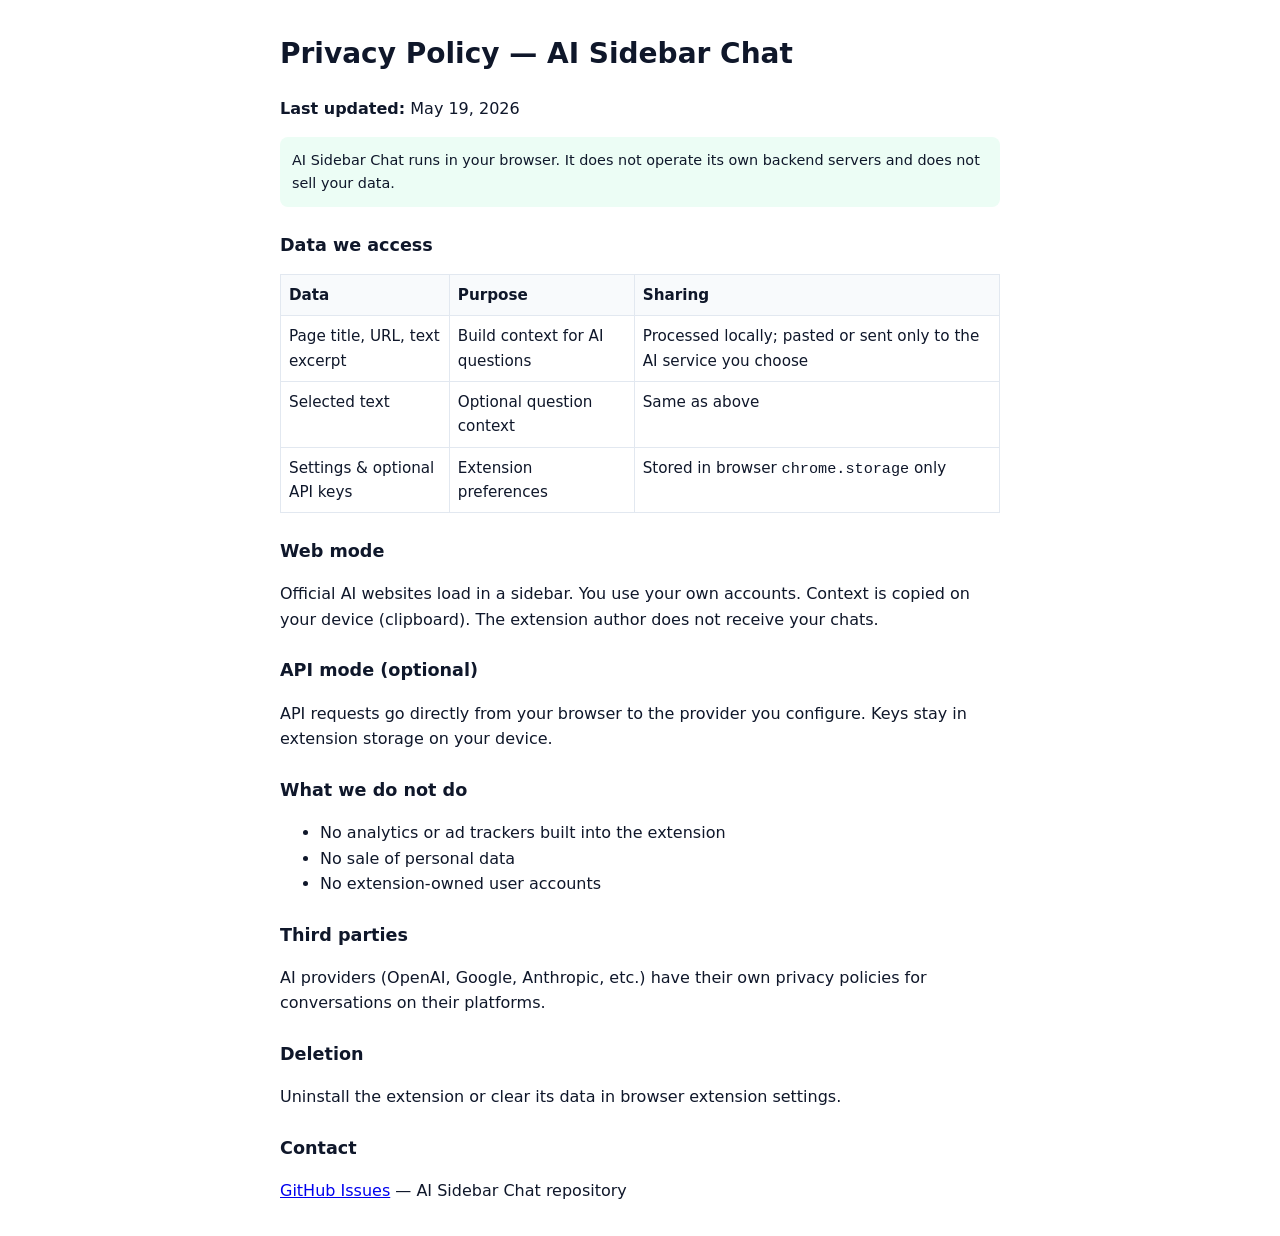
<file: docs/index.html>
<!DOCTYPE html>
<html lang="en">
<head>
  <meta charset="utf-8">
  <meta http-equiv="refresh" content="0; url=privacy-policy.html">
  <title>AI Sidebar Chat</title>
</head>
<body>
  <p><a href="privacy-policy.html">Privacy Policy — AI Sidebar Chat</a></p>
</body>
</html>
</file>
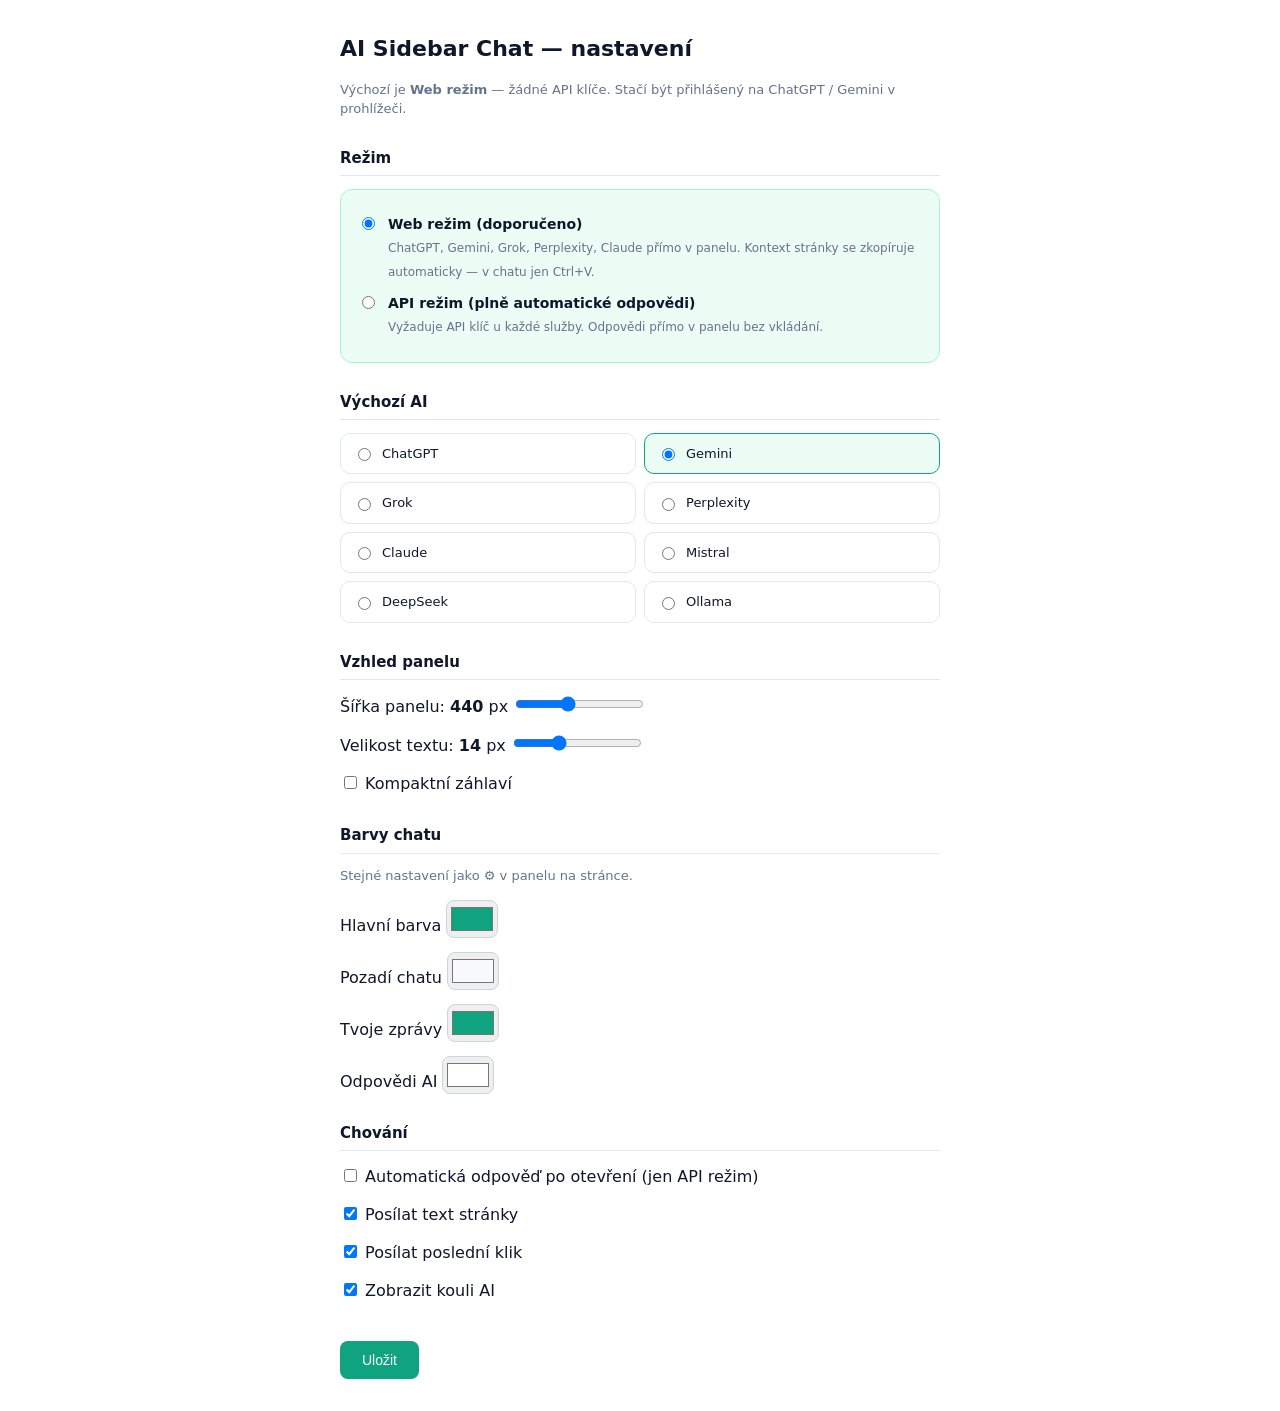
<file: options.html>
<!DOCTYPE html>
<html lang="cs">
<head>
  <meta charset="utf-8">
  <title>Nastavení — AI Sidebar Chat</title>
  <style>
    body { font-family: system-ui, sans-serif; max-width: 600px; margin: 32px auto; padding: 0 20px; line-height: 1.5; color: #0f172a; }
    h1 { font-size: 22px; }
    h2 { font-size: 15px; margin-top: 28px; border-bottom: 1px solid #e2e8f0; padding-bottom: 6px; }
    .hint { color: #64748b; font-size: 13px; margin: 8px 0; }
    .mode-box {
      padding: 14px 16px;
      border-radius: 12px;
      border: 1px solid #a7f3d0;
      background: #ecfdf5;
      margin: 12px 0 20px;
    }
    .mode-box label { display: flex; align-items: flex-start; gap: 10px; margin: 10px 0; cursor: pointer; }
    .mode-box strong { display: block; font-size: 14px; }
    .mode-box span { font-size: 12px; color: #64748b; }
    label.block { display: block; margin: 14px 0; }
    input[type="text"], input[type="password"] {
      width: 100%; padding: 9px 10px; border: 1px solid #cbd5e1;
      border-radius: 8px; box-sizing: border-box; margin-top: 4px;
    }
    .key-label { font-weight: 600; font-size: 13px; }
    .provider-grid {
      display: grid;
      grid-template-columns: 1fr 1fr;
      gap: 8px;
      margin: 12px 0;
    }
    .provider-grid label {
      display: flex;
      align-items: center;
      gap: 8px;
      padding: 10px 12px;
      border: 1px solid #e2e8f0;
      border-radius: 10px;
      cursor: pointer;
      font-size: 13px;
      margin: 0;
    }
    .provider-grid label:has(input:checked) {
      border-color: #10a37f;
      background: #ecfdf5;
    }
    #apiSection { margin-top: 8px; }
    #apiSection.is-hidden { display: none; }
    button {
      margin-top: 24px; padding: 11px 22px; background: #10a37f;
      color: #fff; border: none; border-radius: 8px; cursor: pointer; font-size: 14px;
    }
    #status { color: #10a37f; margin-top: 12px; }
    a { color: #10a37f; }
    code { background: #f1f5f9; padding: 2px 6px; border-radius: 4px; font-size: 12px; }
    .ai-color-row { display: flex; align-items: center; justify-content: space-between; gap: 12px; }
    .ai-color-row input[type="color"] { width: 52px; height: 38px; padding: 2px; border: 1px solid #cbd5e1; border-radius: 8px; cursor: pointer; }
  </style>
</head>
<body>
  <h1>AI Sidebar Chat — nastavení</h1>
  <p class="hint">Výchozí je <strong>Web režim</strong> — žádné API klíče. Stačí být přihlášený na ChatGPT / Gemini v prohlížeči.</p>

  <form id="form">
    <h2>Režim</h2>
    <div class="mode-box">
      <label>
        <input type="radio" name="mode" id="useWebMode" value="web" checked>
        <div>
          <strong>Web režim (doporučeno)</strong>
          <span>ChatGPT, Gemini, Grok, Perplexity, Claude přímo v panelu. Kontext stránky se zkopíruje automaticky — v chatu jen Ctrl+V.</span>
        </div>
      </label>
      <label>
        <input type="radio" name="mode" id="useApiMode" value="api">
        <div>
          <strong>API režim (plně automatické odpovědi)</strong>
          <span>Vyžaduje API klíč u každé služby. Odpovědi přímo v panelu bez vkládání.</span>
        </div>
      </label>
    </div>

    <h2>Výchozí AI</h2>
    <div class="provider-grid">
      <label><input type="radio" name="apiProvider" value="chatgpt"> ChatGPT</label>
      <label><input type="radio" name="apiProvider" value="gemini" checked> Gemini</label>
      <label><input type="radio" name="apiProvider" value="grok"> Grok</label>
      <label><input type="radio" name="apiProvider" value="perplexity"> Perplexity</label>
      <label><input type="radio" name="apiProvider" value="claude"> Claude</label>
      <label><input type="radio" name="apiProvider" value="mistral"> Mistral</label>
      <label><input type="radio" name="apiProvider" value="deepseek"> DeepSeek</label>
      <label><input type="radio" name="apiProvider" value="ollama"> Ollama</label>
    </div>

    <div id="apiSection" class="is-hidden">
      <h2>API klíče</h2>
      <p class="hint">Jen pro API režim. Gemini má free tier.</p>

      <label class="block">
        <span class="key-label">ChatGPT (OpenAI)</span>
        <input type="password" id="apiKey_openai" placeholder="sk-..." autocomplete="off">
        <span class="hint"><a href="https://platform.openai.com/api-keys" target="_blank">platform.openai.com/api-keys</a></span>
      </label>

      <label class="block">
        <span class="key-label">Google Gemini</span>
        <input type="password" id="apiKey_gemini" placeholder="AIza..." autocomplete="off">
        <span class="hint"><a href="https://aistudio.google.com/apikey" target="_blank">aistudio.google.com/apikey</a></span>
      </label>

      <label class="block">
        <span class="key-label">Grok (xAI)</span>
        <input type="password" id="apiKey_grok" placeholder="xai-..." autocomplete="off">
      </label>

      <label class="block">
        <span class="key-label">Perplexity</span>
        <input type="password" id="apiKey_perplexity" placeholder="pplx-..." autocomplete="off">
      </label>

      <label class="block">
        <span class="key-label">Anthropic Claude</span>
        <input type="password" id="apiKey_claude" placeholder="sk-ant-..." autocomplete="off">
      </label>

      <label class="block">
        <span class="key-label">Mistral AI</span>
        <input type="password" id="apiKey_mistral" placeholder="..." autocomplete="off">
      </label>

      <label class="block">
        <span class="key-label">DeepSeek</span>
        <input type="password" id="apiKey_deepseek" placeholder="sk-..." autocomplete="off">
      </label>

      <h2>Ollama (lokální)</h2>
      <label class="block">
        <span class="key-label">URL</span>
        <input type="text" id="ollamaUrl" value="http://localhost:11434">
      </label>
      <label class="block">
        <span class="key-label">Model</span>
        <input type="text" id="ollamaModel" value="llama3.2">
      </label>
    </div>

    <h2>Vzhled panelu</h2>
    <label class="block">Šířka panelu: <strong id="optPanelWidthVal">440</strong> px
      <input type="range" id="panelWidth" min="360" max="560" value="440">
    </label>
    <label class="block">Velikost textu: <strong id="optFontSizeVal">14</strong> px
      <input type="range" id="chatFontSize" min="12" max="18" value="14">
    </label>
    <label class="block"><input type="checkbox" id="compactHeader"> Kompaktní záhlaví</label>

    <h2>Barvy chatu</h2>
    <p class="hint">Stejné nastavení jako ⚙ v panelu na stránce.</p>
    <label class="block ai-color-row">Hlavní barva <input type="color" id="accentColor" value="#10a37f"></label>
    <label class="block ai-color-row">Pozadí chatu <input type="color" id="chatBgColor" value="#f8f9fc"></label>
    <label class="block ai-color-row">Tvoje zprávy <input type="color" id="chatUserColor" value="#10a37f"></label>
    <label class="block ai-color-row">Odpovědi AI <input type="color" id="chatAssistantColor" value="#ffffff"></label>

    <h2>Chování</h2>
    <label class="block"><input type="checkbox" id="autoAnalyzeOnOpen"> Automatická odpověď po otevření (jen API režim)</label>
    <label class="block"><input type="checkbox" id="includePageContext" checked> Posílat text stránky</label>
    <label class="block"><input type="checkbox" id="includeClickContext" checked> Posílat poslední klik</label>
    <label class="block"><input type="checkbox" id="showFloatingBall" checked> Zobrazit kouli AI</label>

    <button type="submit">Uložit</button>
  </form>
  <p id="status" hidden>Uloženo. Obnov stránku (F5).</p>
  <script src="browser.js"></script>
  <script src="providers.js"></script>
  <script src="options.js"></script>
</body>
</html>
</file>
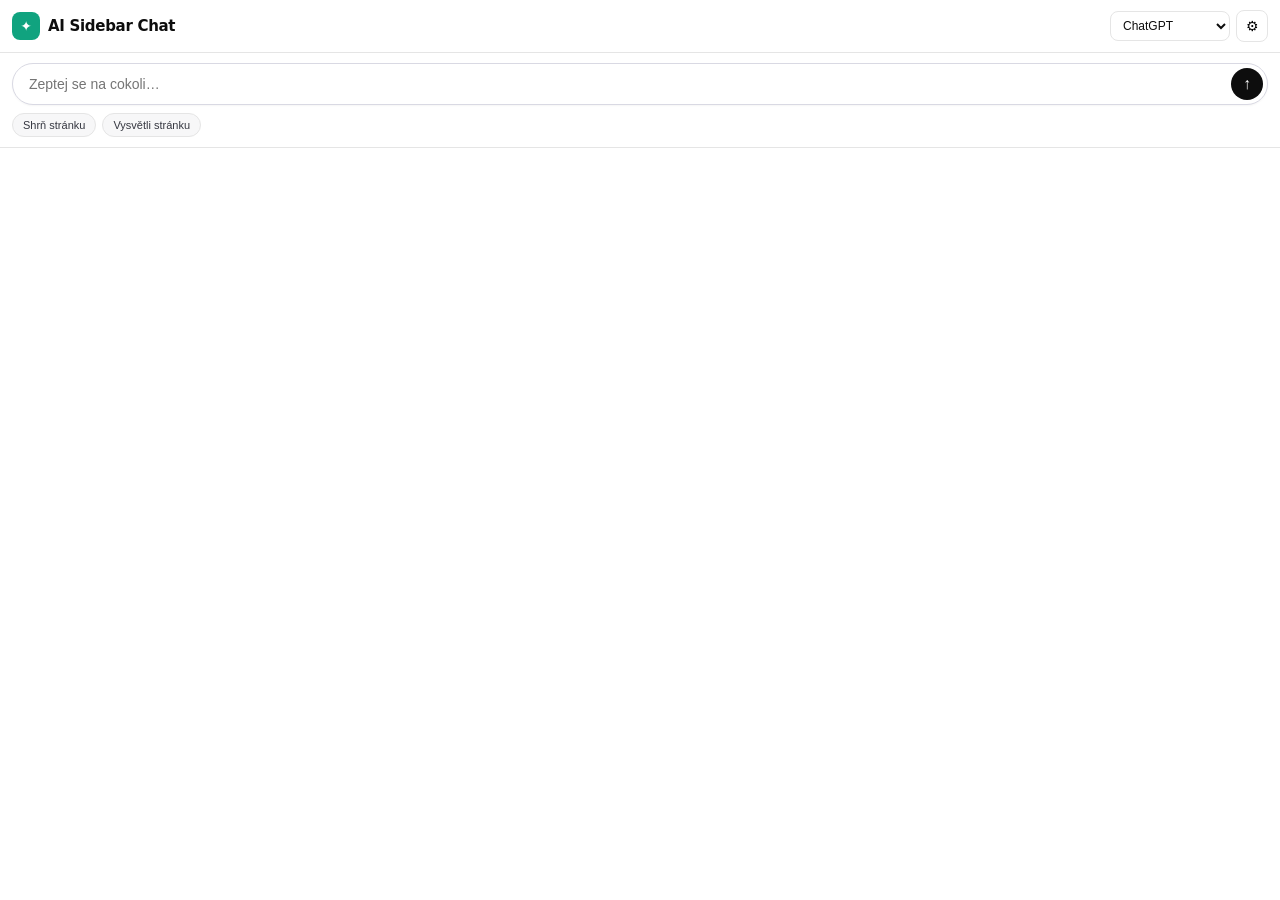
<file: panel.html>
<!DOCTYPE html>
<html lang="cs">
<head>
  <meta charset="utf-8">
  <meta name="viewport" content="width=device-width, initial-scale=1">
  <title>AI Sidebar Chat</title>
  <link rel="stylesheet" href="panel.css">
</head>
<body>
  <header class="header">
    <div class="brand">
      <span class="brand-icon" aria-hidden="true">✦</span>
      <span class="brand-title">AI Sidebar Chat</span>
    </div>
    <div class="header-actions">
      <select id="provider-select" class="provider-select" aria-label="Vybrat AI">
        <option value="chatgpt">ChatGPT</option>
        <option value="gemini">Gemini</option>
        <option value="perplexity">Perplexity</option>
      </select>
      <button type="button" id="settings-btn" class="icon-btn" title="Nastavení" aria-label="Nastavení">⚙</button>
    </div>
  </header>

  <section class="compose" aria-label="Rychlý dotaz">
    <form id="ask-form" class="ask-form">
      <input
        id="ask-input"
        type="text"
        placeholder="Zeptej se na cokoli…"
        autocomplete="off"
        spellcheck="true"
      >
      <button type="submit" class="send-btn" title="Odeslat" aria-label="Odeslat">↑</button>
    </form>
    <div class="quick-actions">
      <button type="button" class="chip" data-template="summarize">Shrň stránku</button>
      <button type="button" class="chip" data-template="explain">Vysvětli stránku</button>
      <button type="button" class="chip" data-template="selection" id="chip-selection" hidden>Vybraný text</button>
    </div>
    <p id="page-context" class="page-context hidden"></p>
  </section>

  <div id="toast" class="toast hidden" role="status"></div>

  <div id="blocked" class="blocked hidden">
    <p>Službu nelze vložit do panelu.</p>
    <button type="button" id="open-external" class="btn-secondary">Otevřít v novém okně</button>
  </div>

  <main class="chat-area">
    <iframe id="frame" title="AI chat"></iframe>
  </main>

  <script src="providers.js"></script>
  <script src="panel.js"></script>
</body>
</html>
</file>
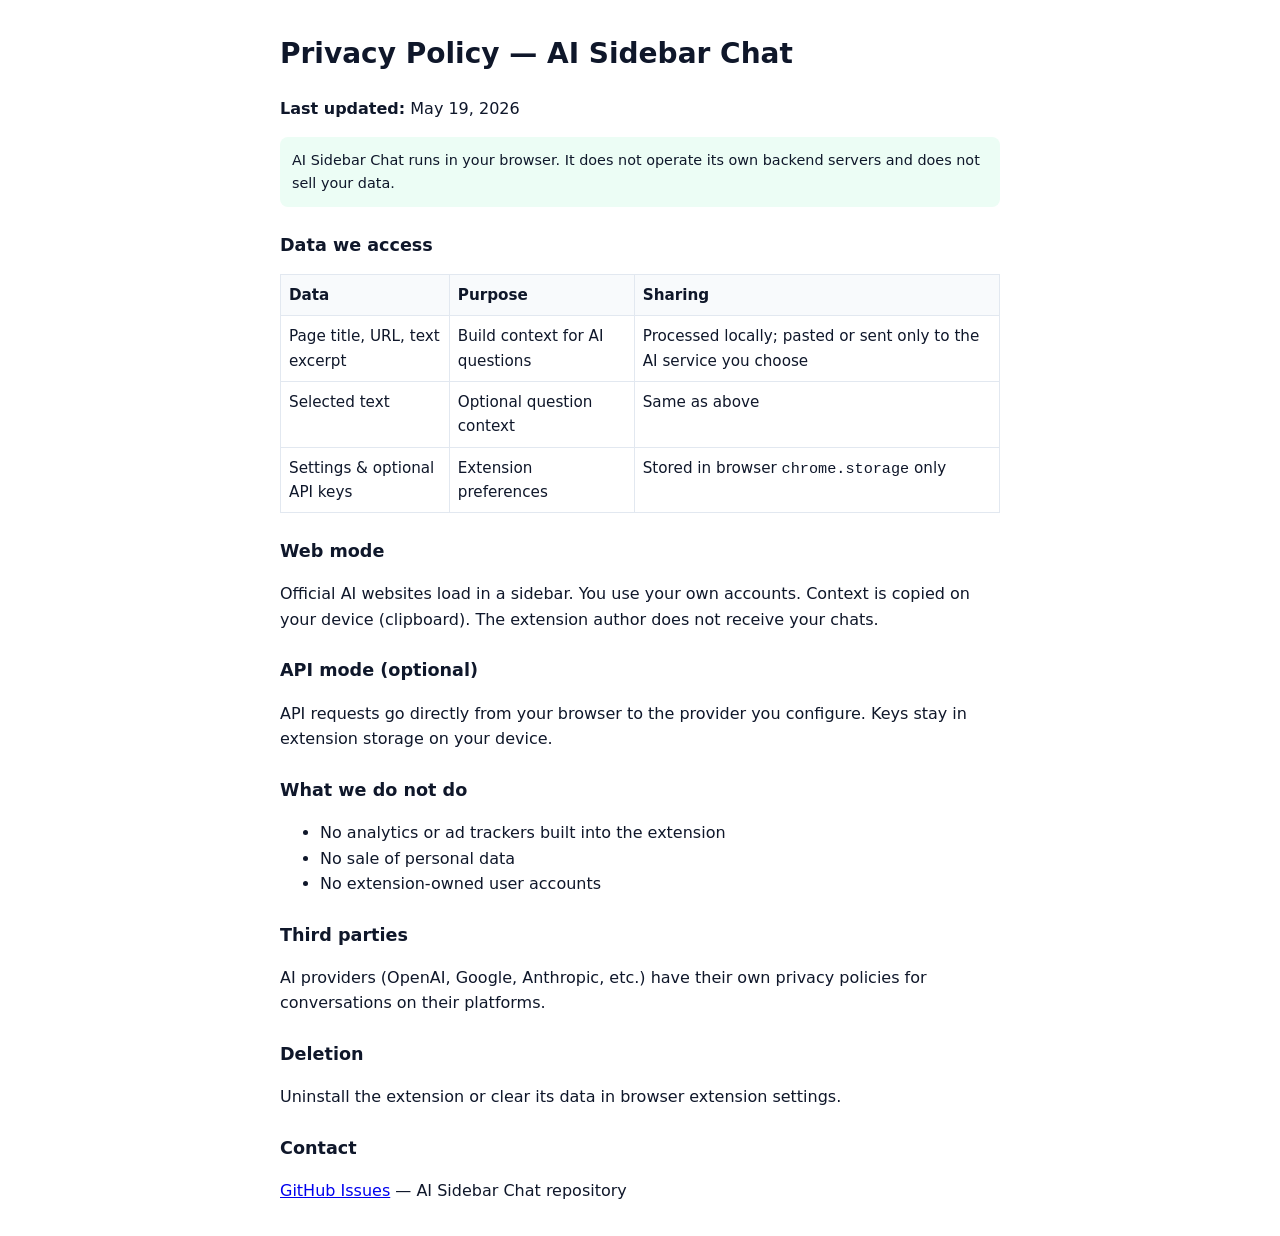
<file: docs/privacy-policy.html>
<!DOCTYPE html>
<html lang="en">
<head>
  <meta charset="utf-8">
  <meta name="viewport" content="width=device-width, initial-scale=1">
  <title>Privacy Policy — AI Sidebar Chat</title>
  <style>
    body { font-family: system-ui, sans-serif; max-width: 720px; margin: 2rem auto; padding: 0 1rem; line-height: 1.6; color: #0f172a; }
    h1 { font-size: 1.75rem; }
    h2 { font-size: 1.1rem; margin-top: 1.5rem; }
    table { border-collapse: collapse; width: 100%; font-size: 0.95rem; }
    th, td { border: 1px solid #e2e8f0; padding: 8px; text-align: left; vertical-align: top; }
    th { background: #f8fafc; }
    .note { background: #ecfdf5; padding: 12px; border-radius: 8px; font-size: 0.9rem; }
  </style>
</head>
<body>
  <h1>Privacy Policy — AI Sidebar Chat</h1>
  <p><strong>Last updated:</strong> May 19, 2026</p>

  <p class="note">AI Sidebar Chat runs in your browser. It does not operate its own backend servers and does not sell your data.</p>

  <h2>Data we access</h2>
  <table>
    <tr><th>Data</th><th>Purpose</th><th>Sharing</th></tr>
    <tr>
      <td>Page title, URL, text excerpt</td>
      <td>Build context for AI questions</td>
      <td>Processed locally; pasted or sent only to the AI service you choose</td>
    </tr>
    <tr>
      <td>Selected text</td>
      <td>Optional question context</td>
      <td>Same as above</td>
    </tr>
    <tr>
      <td>Settings & optional API keys</td>
      <td>Extension preferences</td>
      <td>Stored in browser <code>chrome.storage</code> only</td>
    </tr>
  </table>

  <h2>Web mode</h2>
  <p>Official AI websites load in a sidebar. You use your own accounts. Context is copied on your device (clipboard). The extension author does not receive your chats.</p>

  <h2>API mode (optional)</h2>
  <p>API requests go directly from your browser to the provider you configure. Keys stay in extension storage on your device.</p>

  <h2>What we do not do</h2>
  <ul>
    <li>No analytics or ad trackers built into the extension</li>
    <li>No sale of personal data</li>
    <li>No extension-owned user accounts</li>
  </ul>

  <h2>Third parties</h2>
  <p>AI providers (OpenAI, Google, Anthropic, etc.) have their own privacy policies for conversations on their platforms.</p>

  <h2>Deletion</h2>
  <p>Uninstall the extension or clear its data in browser extension settings.</p>

  <h2>Contact</h2>
  <p>
    <a href="https://github.com/pangery/AI-sidebarchat/issues">GitHub Issues</a>
    — AI Sidebar Chat repository
  </p>
</body>
</html>
</file>
<file: panel.css>
* {
  box-sizing: border-box;
}

html,
body {
  margin: 0;
  height: 100%;
  font-family: "Segoe UI", system-ui, -apple-system, sans-serif;
  background: #f7f7f8;
  color: #0d0d0d;
}

body {
  display: flex;
  flex-direction: column;
  overflow: hidden;
}

.header {
  display: flex;
  align-items: center;
  justify-content: space-between;
  gap: 8px;
  padding: 10px 12px;
  background: #fff;
  border-bottom: 1px solid #e5e5e5;
  flex-shrink: 0;
}

.brand {
  display: flex;
  align-items: center;
  gap: 8px;
  min-width: 0;
}

.brand-icon {
  width: 28px;
  height: 28px;
  display: grid;
  place-items: center;
  border-radius: 8px;
  background: #10a37f;
  color: #fff;
  font-size: 14px;
  flex-shrink: 0;
}

.brand-title {
  font-size: 15px;
  font-weight: 600;
  letter-spacing: -0.02em;
}

.header-actions {
  display: flex;
  align-items: center;
  gap: 6px;
}

.provider-select {
  border: 1px solid #e5e5e5;
  border-radius: 8px;
  padding: 6px 8px;
  font-size: 12px;
  background: #fff;
  color: #0d0d0d;
  max-width: 120px;
}

.icon-btn {
  width: 32px;
  height: 32px;
  border: 1px solid #e5e5e5;
  border-radius: 8px;
  background: #fff;
  cursor: pointer;
  font-size: 14px;
  line-height: 1;
}

.icon-btn:hover {
  background: #f0f0f0;
}

.compose {
  padding: 10px 12px;
  background: #fff;
  border-bottom: 1px solid #e5e5e5;
  flex-shrink: 0;
}

.ask-form {
  display: flex;
  align-items: center;
  gap: 8px;
  padding: 4px 4px 4px 14px;
  border: 1px solid #d9d9e3;
  border-radius: 24px;
  background: #fff;
  box-shadow: 0 1px 2px rgba(0, 0, 0, 0.04);
}

.ask-form:focus-within {
  border-color: #10a37f;
  box-shadow: 0 0 0 2px rgba(16, 163, 127, 0.15);
}

#ask-input {
  flex: 1;
  border: none;
  outline: none;
  font-size: 14px;
  background: transparent;
  min-width: 0;
}

.send-btn {
  width: 32px;
  height: 32px;
  border: none;
  border-radius: 50%;
  background: #0d0d0d;
  color: #fff;
  font-size: 16px;
  cursor: pointer;
  flex-shrink: 0;
}

.send-btn:hover {
  background: #333;
}

.quick-actions {
  display: flex;
  flex-wrap: wrap;
  gap: 6px;
  margin-top: 8px;
}

.chip {
  border: 1px solid #e5e5e5;
  border-radius: 16px;
  padding: 5px 10px;
  font-size: 11px;
  background: #f7f7f8;
  color: #353740;
  cursor: pointer;
}

.chip:hover {
  background: #ececf1;
}

.page-context {
  margin: 8px 0 0;
  font-size: 11px;
  color: #6e6e80;
  white-space: nowrap;
  overflow: hidden;
  text-overflow: ellipsis;
}

.chat-area {
  flex: 1;
  min-height: 0;
  background: #fff;
}

#frame {
  width: 100%;
  height: 100%;
  border: none;
  display: block;
}

.toast {
  position: fixed;
  left: 12px;
  right: 12px;
  bottom: 12px;
  padding: 10px 12px;
  border-radius: 10px;
  background: #0d0d0d;
  color: #fff;
  font-size: 12px;
  z-index: 20;
  box-shadow: 0 4px 16px rgba(0, 0, 0, 0.2);
}

.blocked {
  padding: 20px 16px;
  text-align: center;
  background: #fff7ed;
  border-bottom: 1px solid #fed7aa;
  flex-shrink: 0;
}

.btn-secondary {
  margin-top: 10px;
  padding: 8px 14px;
  border: 1px solid #e5e5e5;
  border-radius: 8px;
  background: #fff;
  cursor: pointer;
}

.hidden {
  display: none !important;
}
</file>
